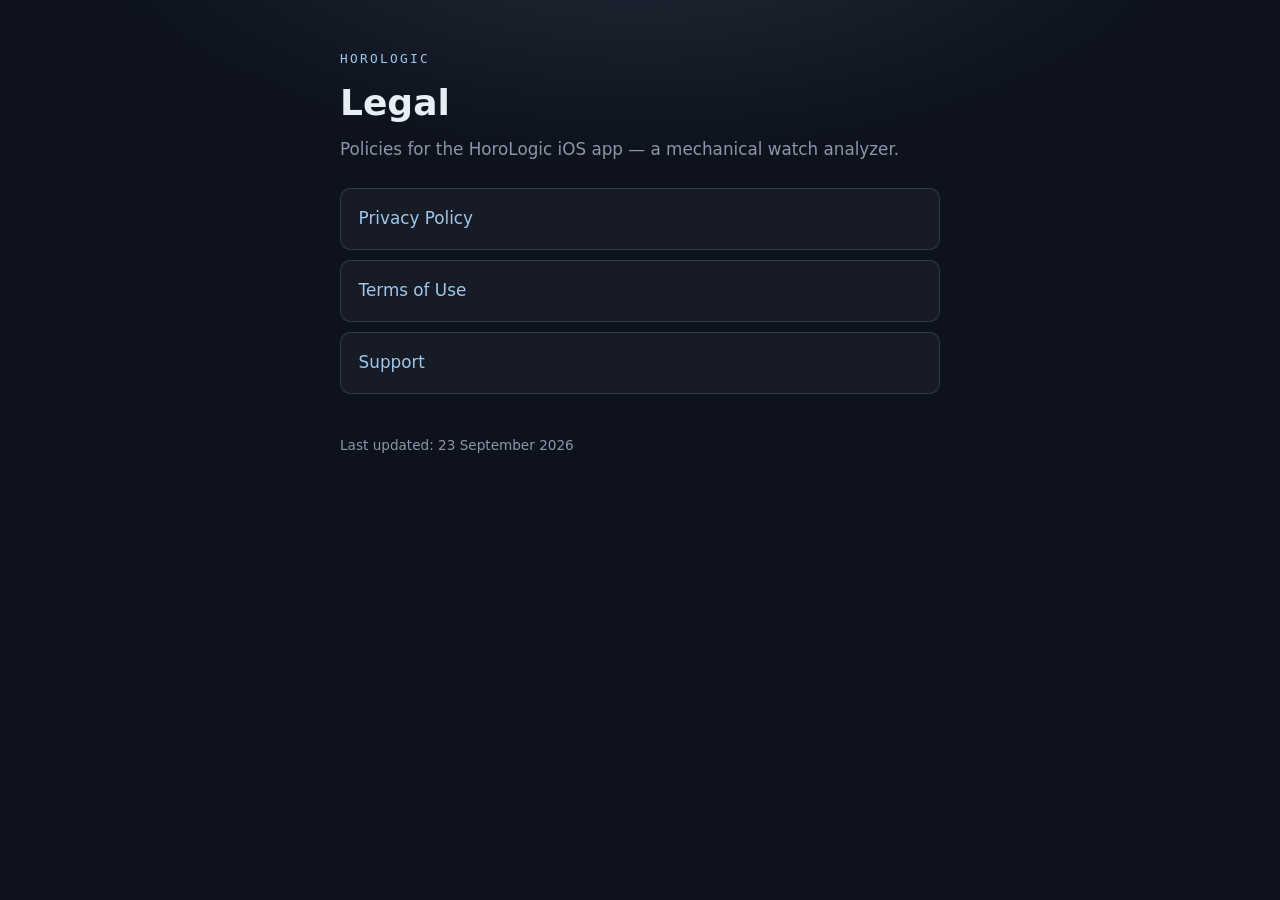
<file: index.html>
<!DOCTYPE html>
<html lang="en">
<head>
  <meta charset="utf-8" />
  <meta name="viewport" content="width=device-width, initial-scale=1" />
  <title>HoroLogic — Legal</title>
  <link rel="stylesheet" href="styles.css" />
</head>
<body>
  <main class="page">
    <p class="brand">HoroLogic</p>
    <h1>Legal</h1>
    <p class="lede">Policies for the HoroLogic iOS app — a mechanical watch analyzer.</p>
    <ul class="links">
      <li><a href="privacy.html">Privacy Policy</a></li>
      <li><a href="terms.html">Terms of Use</a></li>
      <li><a href="support.html">Support</a></li>
    </ul>
    <p class="meta">Last updated: 23 September 2026</p>
  </main>
</body>
</html>
</file>
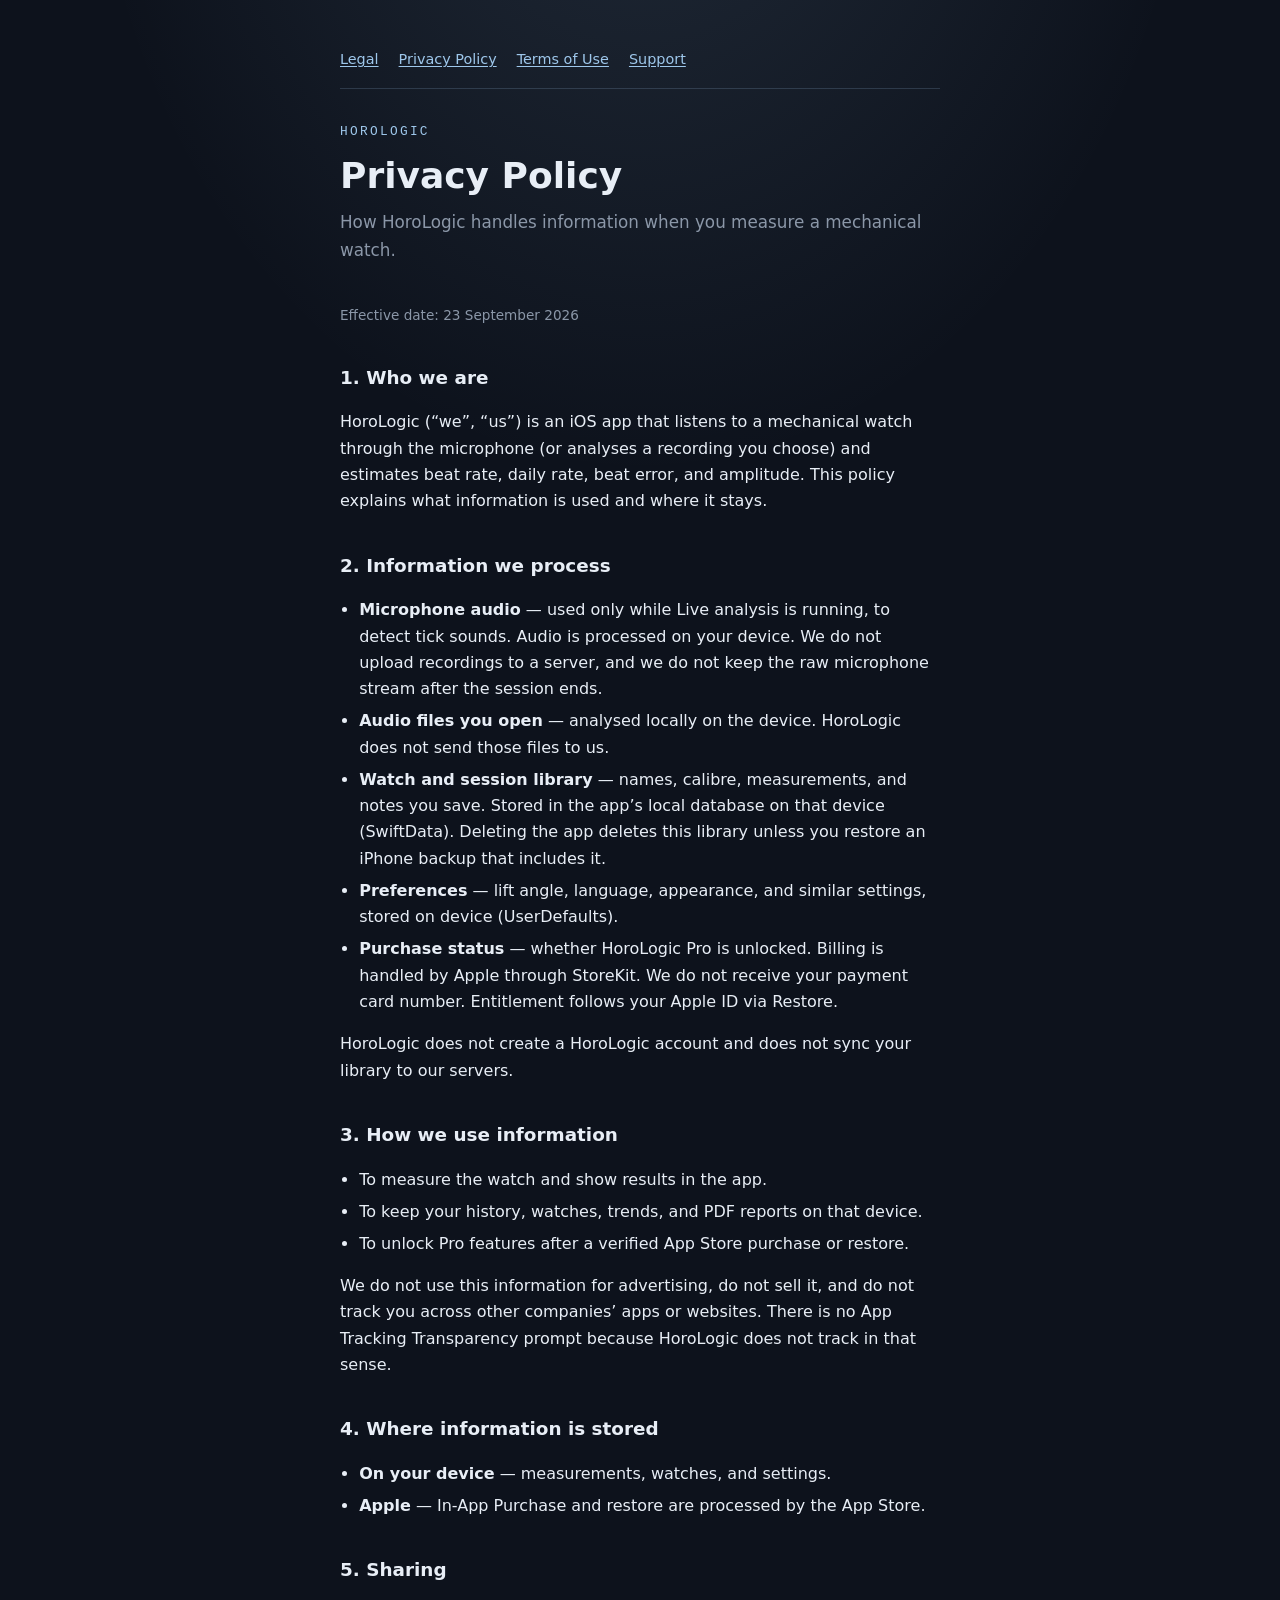
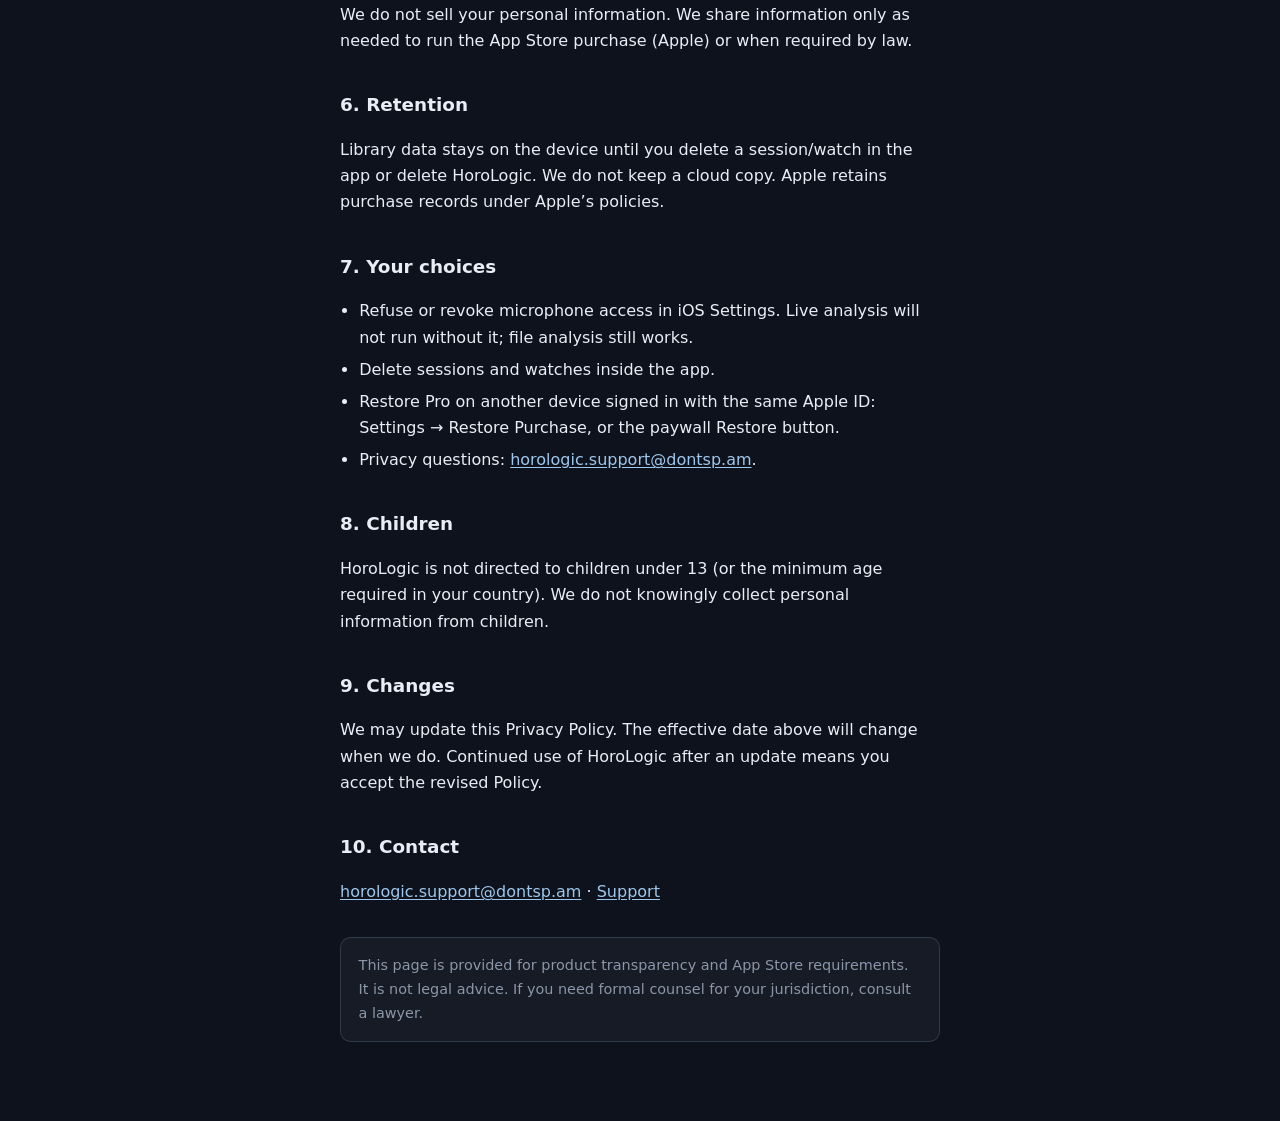
<file: privacy.html>
<!DOCTYPE html>
<html lang="en">
<head>
  <meta charset="utf-8" />
  <meta name="viewport" content="width=device-width, initial-scale=1" />
  <title>Privacy Policy — HoroLogic</title>
  <link rel="stylesheet" href="styles.css" />
</head>
<body>
  <main class="page">
    <nav class="nav" aria-label="Legal">
      <a href="index.html">Legal</a>
      <a href="privacy.html">Privacy Policy</a>
      <a href="terms.html">Terms of Use</a>
      <a href="support.html">Support</a>
    </nav>

    <p class="brand">HoroLogic</p>
    <h1>Privacy Policy</h1>
    <p class="lede">How HoroLogic handles information when you measure a mechanical watch.</p>
    <p class="meta">Effective date: 23 September 2026</p>

    <h2>1. Who we are</h2>
    <p>
      HoroLogic (“we”, “us”) is an iOS app that listens to a mechanical watch through the
      microphone (or analyses a recording you choose) and estimates beat rate, daily rate,
      beat error, and amplitude. This policy explains what information is used and where it
      stays.
    </p>

    <h2>2. Information we process</h2>
    <ul>
      <li><strong>Microphone audio</strong> — used only while Live analysis is running, to detect tick sounds. Audio is processed on your device. We do not upload recordings to a server, and we do not keep the raw microphone stream after the session ends.</li>
      <li><strong>Audio files you open</strong> — analysed locally on the device. HoroLogic does not send those files to us.</li>
      <li><strong>Watch and session library</strong> — names, calibre, measurements, and notes you save. Stored in the app’s local database on that device (SwiftData). Deleting the app deletes this library unless you restore an iPhone backup that includes it.</li>
      <li><strong>Preferences</strong> — lift angle, language, appearance, and similar settings, stored on device (UserDefaults).</li>
      <li><strong>Purchase status</strong> — whether HoroLogic Pro is unlocked. Billing is handled by Apple through StoreKit. We do not receive your payment card number. Entitlement follows your Apple ID via Restore.</li>
    </ul>
    <p>HoroLogic does not create a HoroLogic account and does not sync your library to our servers.</p>

    <h2>3. How we use information</h2>
    <ul>
      <li>To measure the watch and show results in the app.</li>
      <li>To keep your history, watches, trends, and PDF reports on that device.</li>
      <li>To unlock Pro features after a verified App Store purchase or restore.</li>
    </ul>
    <p>
      We do not use this information for advertising, do not sell it, and do not track you
      across other companies’ apps or websites. There is no App Tracking Transparency prompt
      because HoroLogic does not track in that sense.
    </p>

    <h2>4. Where information is stored</h2>
    <ul>
      <li><strong>On your device</strong> — measurements, watches, and settings.</li>
      <li><strong>Apple</strong> — In-App Purchase and restore are processed by the App Store.</li>
    </ul>

    <h2>5. Sharing</h2>
    <p>
      We do not sell your personal information. We share information only as needed to run
      the App Store purchase (Apple) or when required by law.
    </p>

    <h2>6. Retention</h2>
    <p>
      Library data stays on the device until you delete a session/watch in the app or
      delete HoroLogic. We do not keep a cloud copy. Apple retains purchase records under
      Apple’s policies.
    </p>

    <h2>7. Your choices</h2>
    <ul>
      <li>Refuse or revoke microphone access in iOS Settings. Live analysis will not run without it; file analysis still works.</li>
      <li>Delete sessions and watches inside the app.</li>
      <li>Restore Pro on another device signed in with the same Apple ID: Settings → Restore Purchase, or the paywall Restore button.</li>
      <li>Privacy questions: <a href="mailto:horologic.support@dontsp.am">horologic.support@dontsp.am</a>.</li>
    </ul>

    <h2>8. Children</h2>
    <p>
      HoroLogic is not directed to children under 13 (or the minimum age required in your
      country). We do not knowingly collect personal information from children.
    </p>

    <h2>9. Changes</h2>
    <p>
      We may update this Privacy Policy. The effective date above will change when we do.
      Continued use of HoroLogic after an update means you accept the revised Policy.
    </p>

    <h2>10. Contact</h2>
    <p>
      <a href="mailto:horologic.support@dontsp.am">horologic.support@dontsp.am</a>
      ·
      <a href="support.html">Support</a>
    </p>

    <p class="note">
      This page is provided for product transparency and App Store requirements. It is not
      legal advice. If you need formal counsel for your jurisdiction, consult a lawyer.
    </p>
  </main>
</body>
</html>
</file>
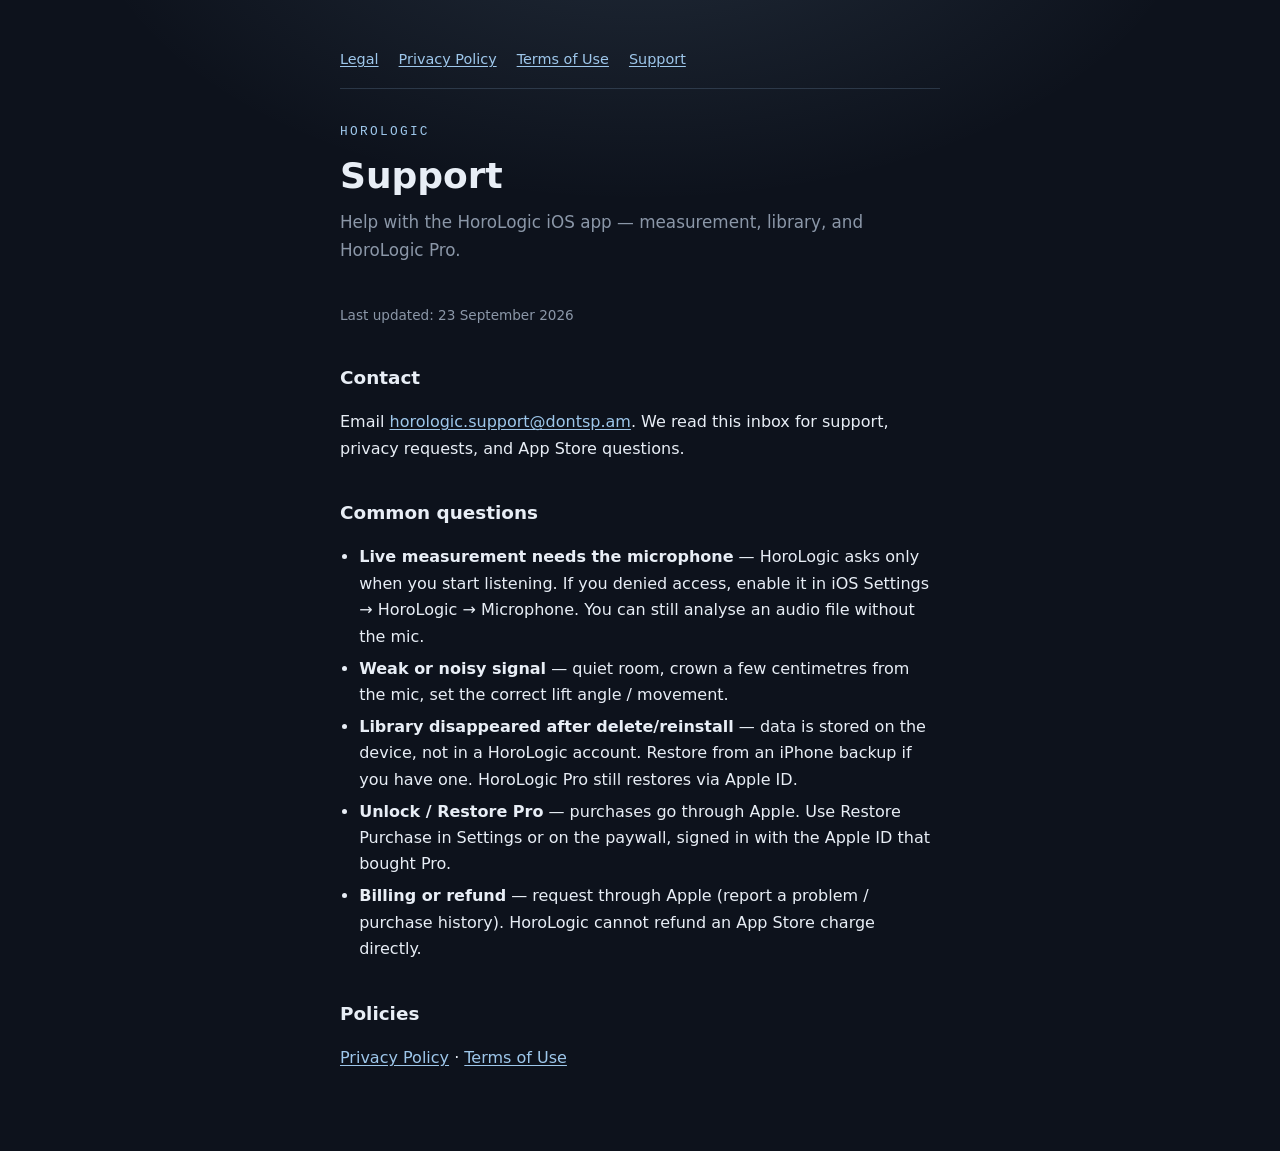
<file: support.html>
<!DOCTYPE html>
<html lang="en">
<head>
  <meta charset="utf-8" />
  <meta name="viewport" content="width=device-width, initial-scale=1" />
  <title>Support — HoroLogic</title>
  <link rel="stylesheet" href="styles.css" />
</head>
<body>
  <main class="page">
    <nav class="nav" aria-label="Legal">
      <a href="index.html">Legal</a>
      <a href="privacy.html">Privacy Policy</a>
      <a href="terms.html">Terms of Use</a>
      <a href="support.html">Support</a>
    </nav>

    <p class="brand">HoroLogic</p>
    <h1>Support</h1>
    <p class="lede">Help with the HoroLogic iOS app — measurement, library, and HoroLogic Pro.</p>
    <p class="meta">Last updated: 23 September 2026</p>

    <h2>Contact</h2>
    <p>
      Email
      <a href="mailto:horologic.support@dontsp.am">horologic.support@dontsp.am</a>.
      We read this inbox for support, privacy requests, and App Store questions.
    </p>

    <h2>Common questions</h2>
    <ul>
      <li><strong>Live measurement needs the microphone</strong> — HoroLogic asks only when you start listening. If you denied access, enable it in iOS Settings → HoroLogic → Microphone. You can still analyse an audio file without the mic.</li>
      <li><strong>Weak or noisy signal</strong> — quiet room, crown a few centimetres from the mic, set the correct lift angle / movement.</li>
      <li><strong>Library disappeared after delete/reinstall</strong> — data is stored on the device, not in a HoroLogic account. Restore from an iPhone backup if you have one. HoroLogic Pro still restores via Apple ID.</li>
      <li><strong>Unlock / Restore Pro</strong> — purchases go through Apple. Use Restore Purchase in Settings or on the paywall, signed in with the Apple ID that bought Pro.</li>
      <li><strong>Billing or refund</strong> — request through Apple (report a problem / purchase history). HoroLogic cannot refund an App Store charge directly.</li>
    </ul>

    <h2>Policies</h2>
    <p>
      <a href="privacy.html">Privacy Policy</a>
      ·
      <a href="terms.html">Terms of Use</a>
    </p>
  </main>
</body>
</html>
</file>
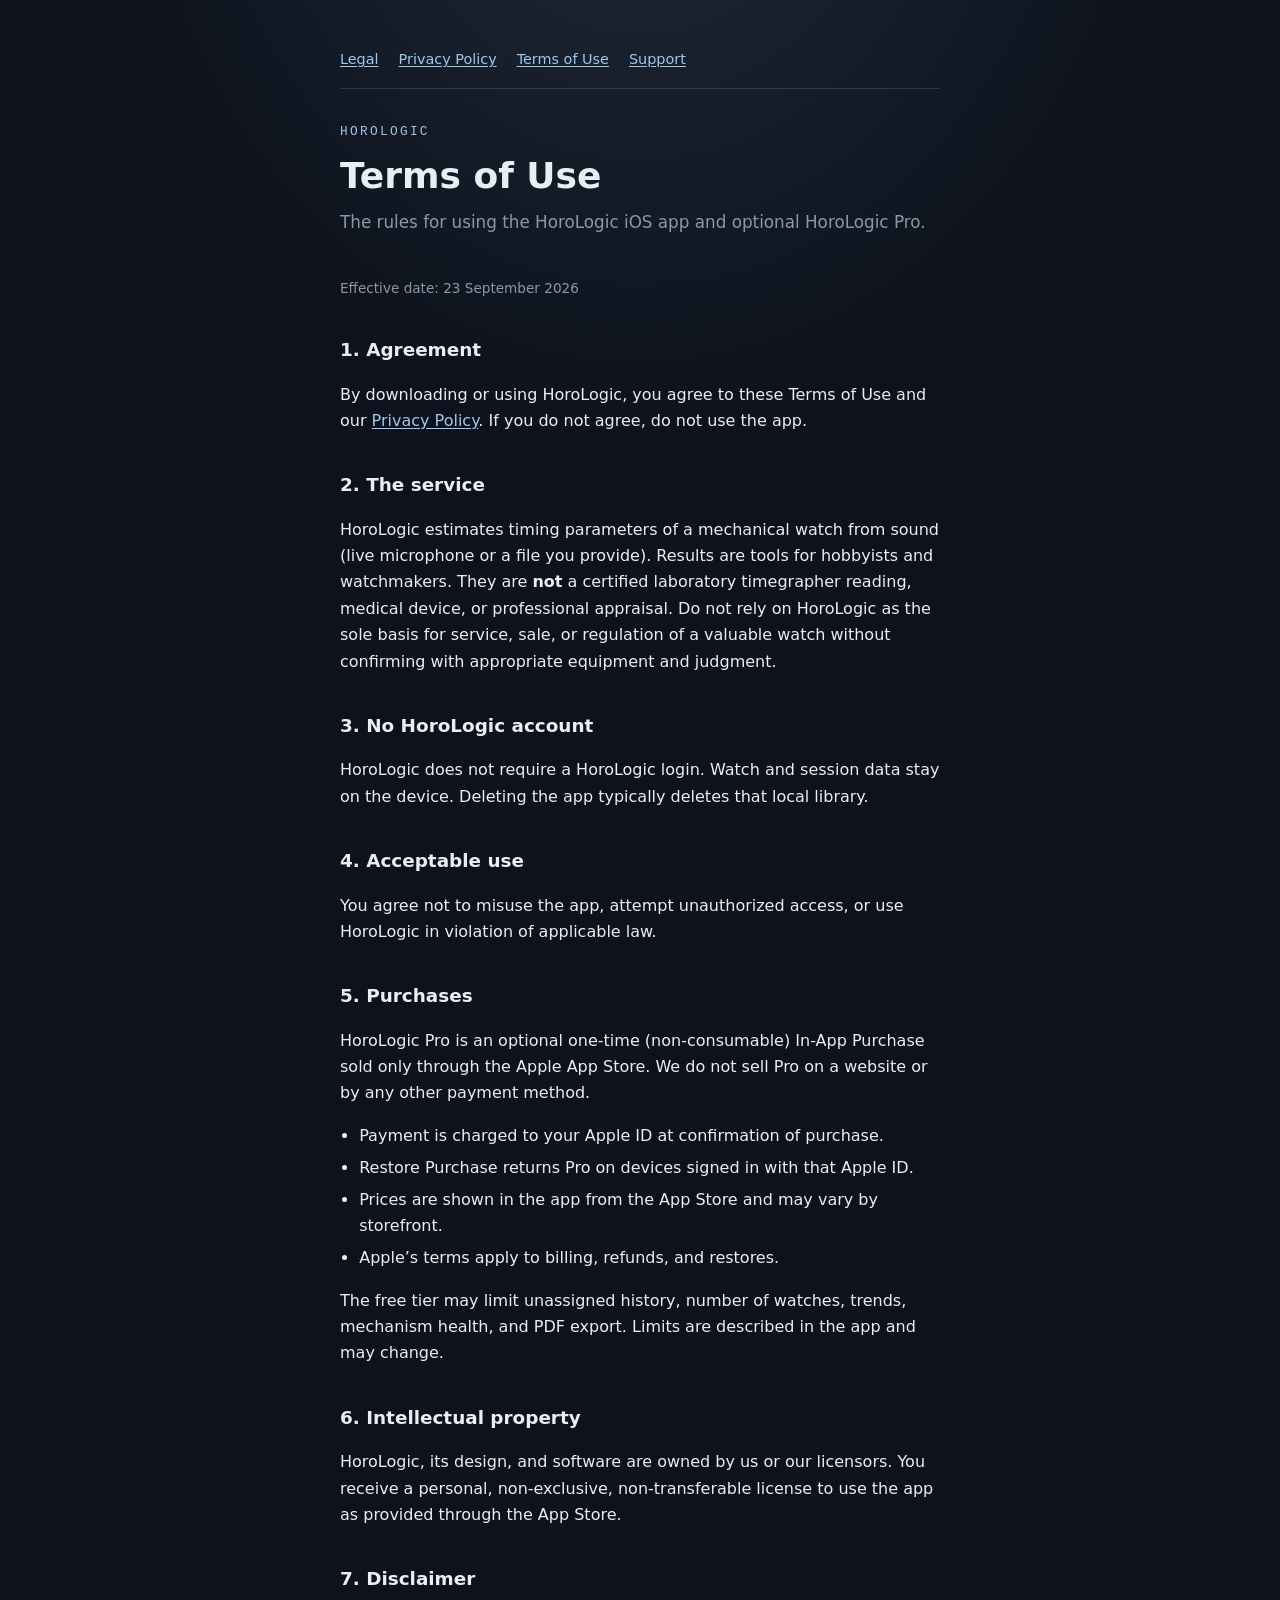
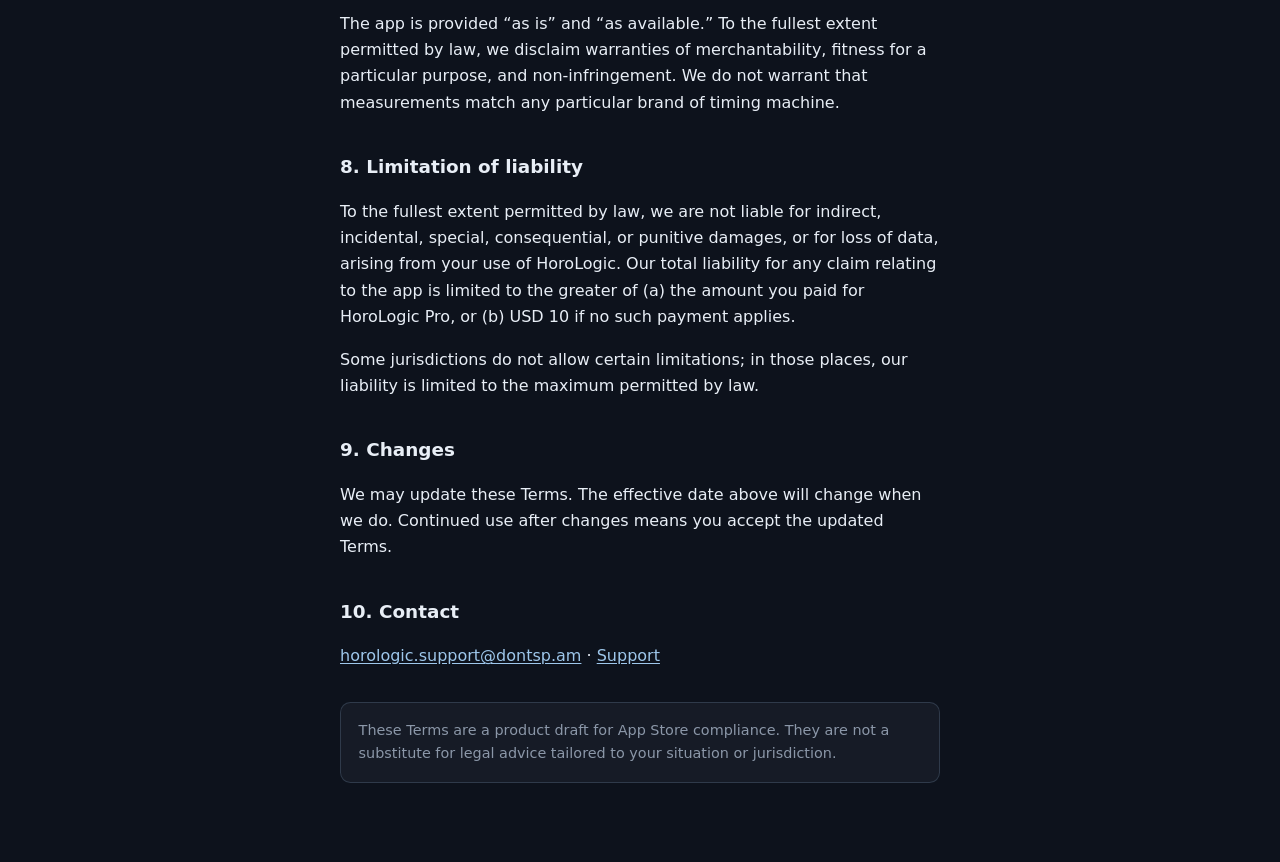
<file: terms.html>
<!DOCTYPE html>
<html lang="en">
<head>
  <meta charset="utf-8" />
  <meta name="viewport" content="width=device-width, initial-scale=1" />
  <title>Terms of Use — HoroLogic</title>
  <link rel="stylesheet" href="styles.css" />
</head>
<body>
  <main class="page">
    <nav class="nav" aria-label="Legal">
      <a href="index.html">Legal</a>
      <a href="privacy.html">Privacy Policy</a>
      <a href="terms.html">Terms of Use</a>
      <a href="support.html">Support</a>
    </nav>

    <p class="brand">HoroLogic</p>
    <h1>Terms of Use</h1>
    <p class="lede">The rules for using the HoroLogic iOS app and optional HoroLogic Pro.</p>
    <p class="meta">Effective date: 23 September 2026</p>

    <h2>1. Agreement</h2>
    <p>
      By downloading or using HoroLogic, you agree to these Terms of Use and our
      <a href="privacy.html">Privacy Policy</a>. If you do not agree, do not use the app.
    </p>

    <h2>2. The service</h2>
    <p>
      HoroLogic estimates timing parameters of a mechanical watch from sound (live microphone
      or a file you provide). Results are tools for hobbyists and watchmakers. They are
      <strong>not</strong> a certified laboratory timegrapher reading, medical device, or
      professional appraisal. Do not rely on HoroLogic as the sole basis for service, sale,
      or regulation of a valuable watch without confirming with appropriate equipment and
      judgment.
    </p>

    <h2>3. No HoroLogic account</h2>
    <p>
      HoroLogic does not require a HoroLogic login. Watch and session data stay on the device.
      Deleting the app typically deletes that local library.
    </p>

    <h2>4. Acceptable use</h2>
    <p>You agree not to misuse the app, attempt unauthorized access, or use HoroLogic in violation of applicable law.</p>

    <h2>5. Purchases</h2>
    <p>
      HoroLogic Pro is an optional one-time (non-consumable) In-App Purchase sold only through
      the Apple App Store. We do not sell Pro on a website or by any other payment method.
    </p>
    <ul>
      <li>Payment is charged to your Apple ID at confirmation of purchase.</li>
      <li>Restore Purchase returns Pro on devices signed in with that Apple ID.</li>
      <li>Prices are shown in the app from the App Store and may vary by storefront.</li>
      <li>Apple’s terms apply to billing, refunds, and restores.</li>
    </ul>
    <p>
      The free tier may limit unassigned history, number of watches, trends, mechanism
      health, and PDF export. Limits are described in the app and may change.
    </p>

    <h2>6. Intellectual property</h2>
    <p>
      HoroLogic, its design, and software are owned by us or our licensors. You receive a
      personal, non-exclusive, non-transferable license to use the app as provided through
      the App Store.
    </p>

    <h2>7. Disclaimer</h2>
    <p>
      The app is provided “as is” and “as available.” To the fullest extent permitted by law,
      we disclaim warranties of merchantability, fitness for a particular purpose, and
      non-infringement. We do not warrant that measurements match any particular brand of
      timing machine.
    </p>

    <h2>8. Limitation of liability</h2>
    <p>
      To the fullest extent permitted by law, we are not liable for indirect, incidental,
      special, consequential, or punitive damages, or for loss of data, arising from your
      use of HoroLogic. Our total liability for any claim relating to the app is limited to
      the greater of (a) the amount you paid for HoroLogic Pro, or (b) USD 10 if no such
      payment applies.
    </p>
    <p>
      Some jurisdictions do not allow certain limitations; in those places, our liability is
      limited to the maximum permitted by law.
    </p>

    <h2>9. Changes</h2>
    <p>
      We may update these Terms. The effective date above will change when we do. Continued
      use after changes means you accept the updated Terms.
    </p>

    <h2>10. Contact</h2>
    <p>
      <a href="mailto:horologic.support@dontsp.am">horologic.support@dontsp.am</a>
      ·
      <a href="support.html">Support</a>
    </p>

    <p class="note">
      These Terms are a product draft for App Store compliance. They are not a substitute
      for legal advice tailored to your situation or jurisdiction.
    </p>
  </main>
</body>
</html>
</file>
<file: styles.css>
:root {
  --bg: #0d121c;
  --surface: #161b26;
  --text: #e8eef6;
  --muted: #8b97a8;
  --accent: #9ec7eb;
  --line: rgba(158, 199, 235, 0.18);
  --max: 40rem;
}

* { box-sizing: border-box; }

html { color-scheme: dark; }

body {
  margin: 0;
  min-height: 100vh;
  font-family: ui-sans-serif, system-ui, -apple-system, "Segoe UI", sans-serif;
  background:
    radial-gradient(ellipse 80% 50% at 50% -10%, rgba(158, 199, 235, 0.14), transparent 55%),
    var(--bg);
  color: var(--text);
  line-height: 1.65;
}

.page {
  max-width: var(--max);
  margin: 0 auto;
  padding: 3rem 1.25rem 4rem;
}

.brand {
  margin: 0 0 0.75rem;
  font-size: 0.8rem;
  letter-spacing: 0.18em;
  text-transform: uppercase;
  font-family: ui-monospace, SFMono-Regular, Menlo, monospace;
  color: var(--accent);
}

h1 {
  margin: 0 0 0.75rem;
  font-size: clamp(1.75rem, 4vw, 2.25rem);
  font-weight: 650;
  line-height: 1.2;
}

h2 {
  margin: 2.25rem 0 0.75rem;
  font-size: 1.15rem;
  font-weight: 650;
}

.lede {
  margin: 0 0 1.5rem;
  color: var(--muted);
  font-size: 1.05rem;
}

ul { padding-left: 1.2rem; }
li + li { margin-top: 0.35rem; }

a {
  color: var(--accent);
  text-underline-offset: 0.15em;
}

a:hover { color: #c5dff5; }

.nav {
  display: flex;
  flex-wrap: wrap;
  gap: 0.75rem 1.25rem;
  margin: 0 0 2rem;
  padding-bottom: 1rem;
  border-bottom: 1px solid var(--line);
  font-size: 0.9rem;
}

.links {
  list-style: none;
  padding: 0;
  margin: 0 0 2rem;
}

.links li { margin: 0; }

.links a {
  display: block;
  padding: 1rem 1.1rem;
  margin-bottom: 0.65rem;
  background: var(--surface);
  border: 1px solid var(--line);
  border-radius: 0.65rem;
  text-decoration: none;
  font-size: 1.05rem;
}

.links a:hover { border-color: rgba(158, 199, 235, 0.5); }

.meta {
  margin-top: 2.5rem;
  font-size: 0.85rem;
  color: var(--muted);
}

.note {
  margin-top: 2rem;
  padding: 1rem 1.1rem;
  background: var(--surface);
  border: 1px solid var(--line);
  border-radius: 0.65rem;
  font-size: 0.9rem;
  color: var(--muted);
}
</file>
